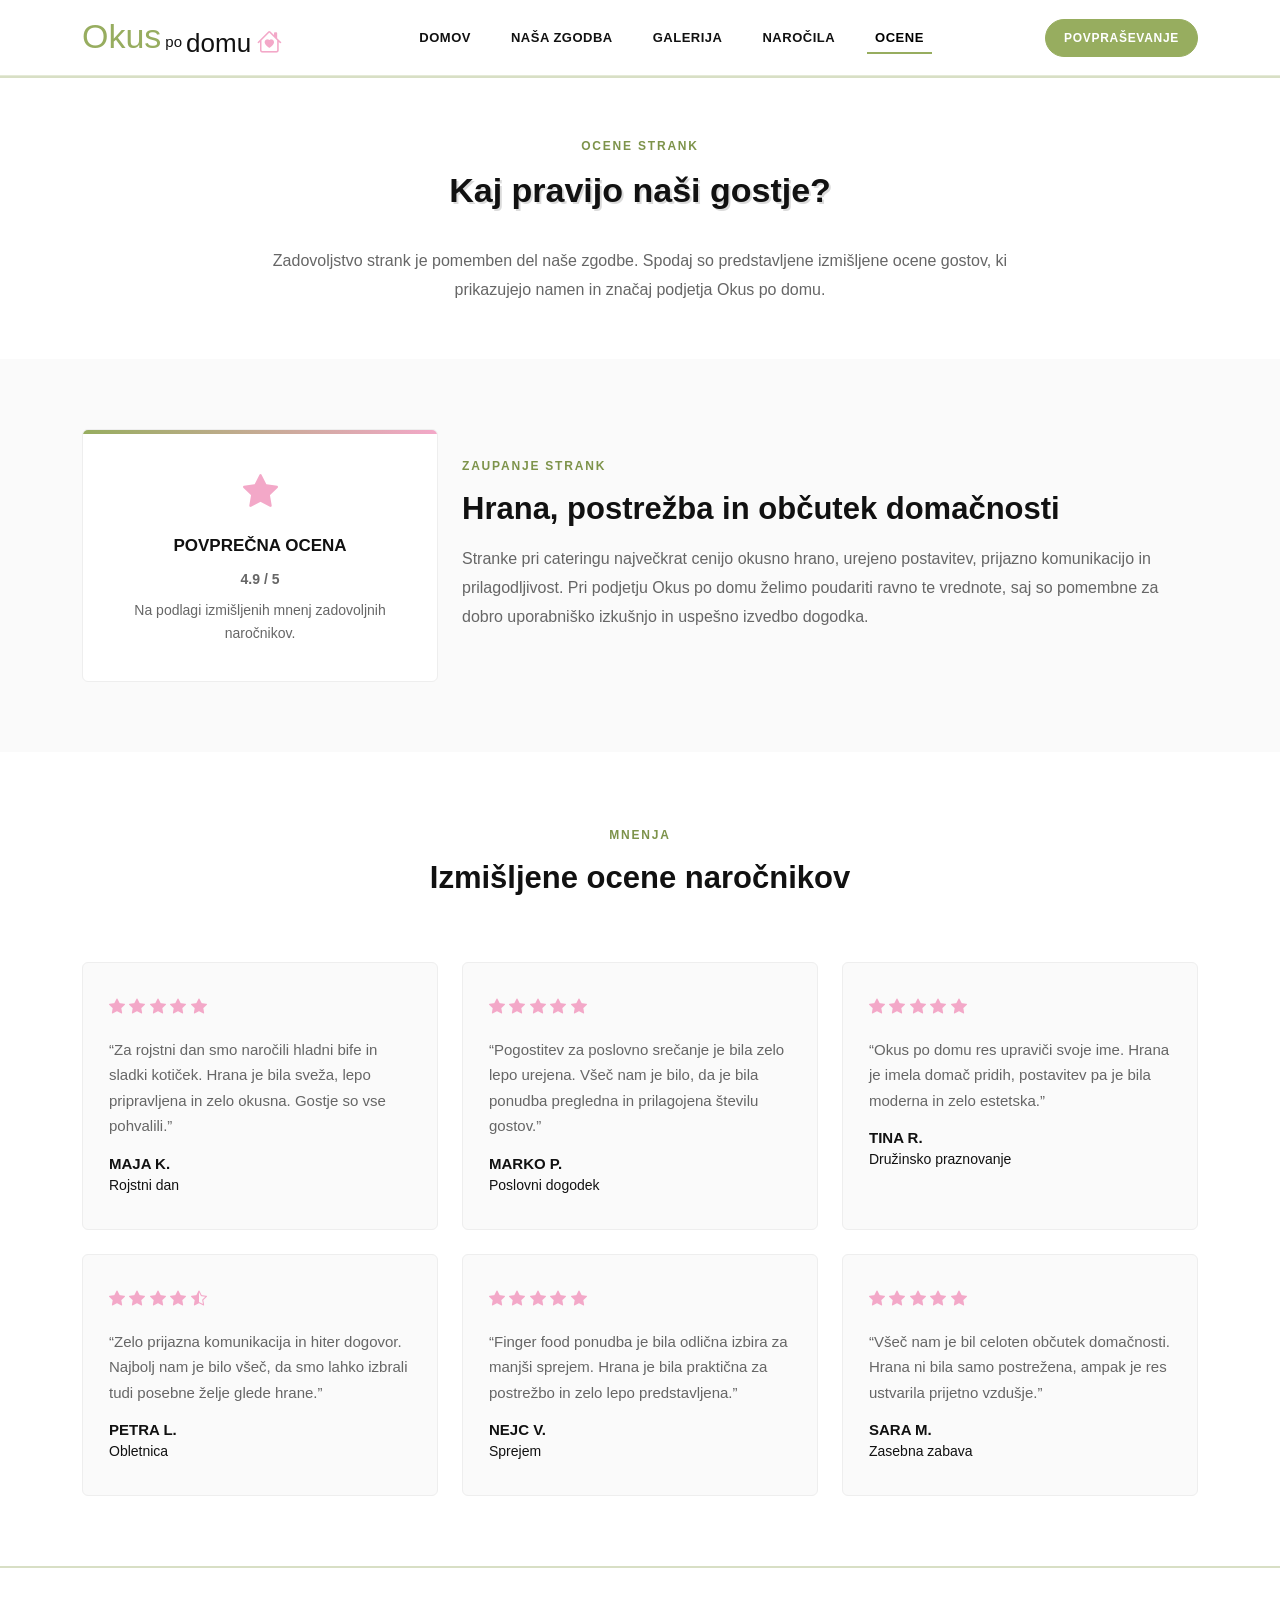
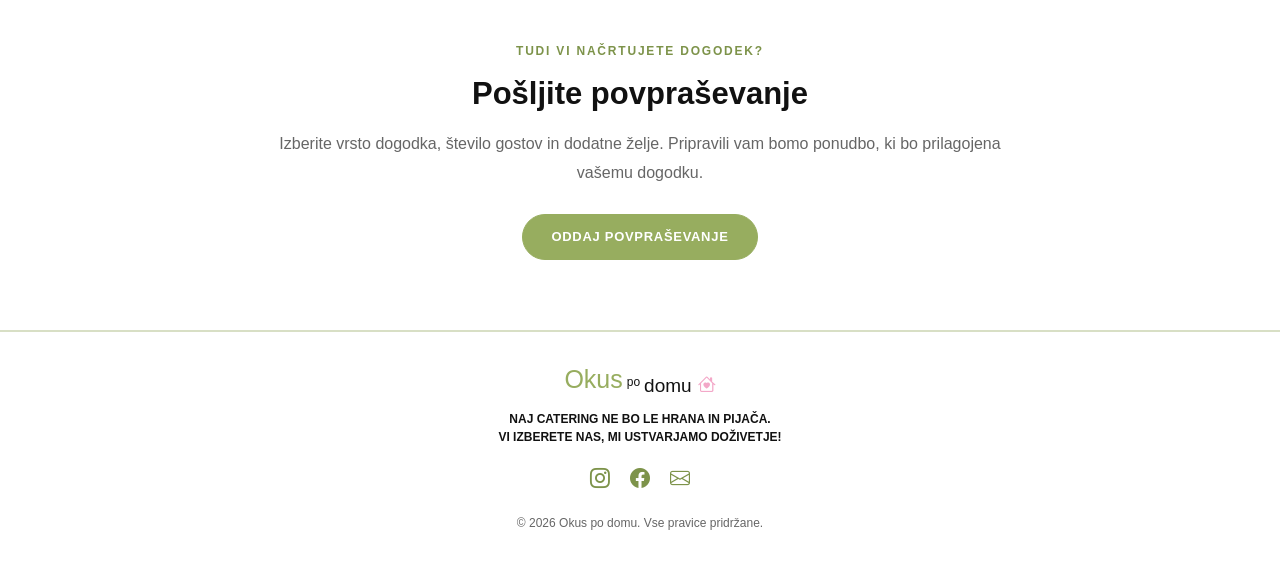
<file: data/www/ocene.html>
<!doctype html>
<html lang="sl">
<head>
  <meta charset="utf-8">
  <meta name="viewport" content="width=device-width, initial-scale=1">
  <title>Ocene | Okus po domu</title>

  <!-- Bootstrap 5 CSS -->
  <link href="https://cdn.jsdelivr.net/npm/bootstrap@5.3.3/dist/css/bootstrap.min.css" rel="stylesheet">

  <!-- Bootstrap ikone -->
  <link href="https://cdn.jsdelivr.net/npm/bootstrap-icons@1.11.3/font/bootstrap-icons.css" rel="stylesheet">

  <!-- Moja CSS datoteka -->
  <link rel="stylesheet" href="css/obliko.css">
</head>

<body>

  <!-- NAVIGACIJA -->
  <header class="site-header sticky-top">
    <nav class="navbar navbar-expand-lg navbar-light">
      <div class="container">

        <a class="navbar-brand logo-wrap" href="index.html">
          <div class="logo-text">
            <span class="logo-green">Okus</span>
            <span class="logo-small">po</span>
            <span class="logo-dark">domu</span>
            <i class="bi bi-house-heart logo-icon"></i>
          </div>
        </a>

        <button class="navbar-toggler" type="button" data-bs-toggle="collapse" data-bs-target="#glavnaNavigacija"
          aria-controls="glavnaNavigacija" aria-expanded="false" aria-label="Odpri navigacijo">
          <span class="navbar-toggler-icon"></span>
        </button>

        <div class="collapse navbar-collapse" id="glavnaNavigacija">
          <ul class="navbar-nav mx-auto mb-2 mb-lg-0 gap-lg-4">
            <li class="nav-item">
              <a class="nav-link" href="index.html">DOMOV</a>
            </li>
            <li class="nav-item">
              <a class="nav-link" href="nasa-zgodba.html">NAŠA ZGODBA</a>
            </li>
            <li class="nav-item">
              <a class="nav-link" href="galerija.html">GALERIJA</a>
            </li>
            <li class="nav-item">
              <a class="nav-link" href="index.html#narocila">NAROČILA</a>
            </li>
            <li class="nav-item">
              <a class="nav-link active" href="ocene.html">OCENE</a>
            </li>
          </ul>

          <a href="narocila.html" class="btn btn-main-small d-none d-lg-inline-block">Povpraševanje</a>
        </div>

      </div>
    </nav>
  </header>


  <main>

    <!-- NASLOV STRANI -->
    <section class="intro-section">
      <div class="container">
        <div class="row justify-content-center text-center">
          <div class="col-lg-8">
            <span class="section-label">OCENE STRANK</span>
            <h1>Kaj pravijo naši gostje?</h1>
            <p>
              Zadovoljstvo strank je pomemben del naše zgodbe. Spodaj so predstavljene
              izmišljene ocene gostov, ki prikazujejo namen in značaj podjetja Okus po domu.
            </p>
          </div>
        </div>
      </div>
    </section>


    <!-- POVPREČNA OCENA -->
    <section class="services-section">
      <div class="container">

        <div class="row align-items-center g-4">

          <div class="col-lg-4">
            <div class="service-card h-100">
              <i class="bi bi-star-fill"></i>
              <h3>Povprečna ocena</h3>
              <p class="display-5 fw-bold mb-2">4.9 / 5</p>
              <p>Na podlagi izmišljenih mnenj zadovoljnih naročnikov.</p>
            </div>
          </div>

          <div class="col-lg-8">
            <span class="section-label">ZAUPANJE STRANK</span>
            <h2 class="section-title text-start">Hrana, postrežba in občutek domačnosti</h2>
            <p class="order-text">
              Stranke pri cateringu največkrat cenijo okusno hrano, urejeno postavitev,
              prijazno komunikacijo in prilagodljivost. Pri podjetju Okus po domu želimo
              poudariti ravno te vrednote, saj so pomembne za dobro uporabniško izkušnjo
              in uspešno izvedbo dogodka.
            </p>
          </div>

        </div>

      </div>
    </section>


    <!-- OCENE KARTICE -->
    <section class="reviews-section">
      <div class="container">

        <div class="row text-center mb-5">
          <div class="col">
            <span class="section-label">MNENJA</span>
            <h2 class="section-title">Izmišljene ocene naročnikov</h2>
          </div>
        </div>

        <div class="row g-4">

          <div class="col-md-6 col-lg-4">
            <div class="review-card h-100">
              <div class="stars">
                <i class="bi bi-star-fill"></i>
                <i class="bi bi-star-fill"></i>
                <i class="bi bi-star-fill"></i>
                <i class="bi bi-star-fill"></i>
                <i class="bi bi-star-fill"></i>
              </div>
              <p>
                “Za rojstni dan smo naročili hladni bife in sladki kotiček. Hrana je bila
                sveža, lepo pripravljena in zelo okusna. Gostje so vse pohvalili.”
              </p>
              <h4>Maja K.</h4>
              <small>Rojstni dan</small>
            </div>
          </div>

          <div class="col-md-6 col-lg-4">
            <div class="review-card h-100">
              <div class="stars">
                <i class="bi bi-star-fill"></i>
                <i class="bi bi-star-fill"></i>
                <i class="bi bi-star-fill"></i>
                <i class="bi bi-star-fill"></i>
                <i class="bi bi-star-fill"></i>
              </div>
              <p>
                “Pogostitev za poslovno srečanje je bila zelo lepo urejena. Všeč nam je bilo,
                da je bila ponudba pregledna in prilagojena številu gostov.”
              </p>
              <h4>Marko P.</h4>
              <small>Poslovni dogodek</small>
            </div>
          </div>

          <div class="col-md-6 col-lg-4">
            <div class="review-card h-100">
              <div class="stars">
                <i class="bi bi-star-fill"></i>
                <i class="bi bi-star-fill"></i>
                <i class="bi bi-star-fill"></i>
                <i class="bi bi-star-fill"></i>
                <i class="bi bi-star-fill"></i>
              </div>
              <p>
                “Okus po domu res upraviči svoje ime. Hrana je imela domač pridih,
                postavitev pa je bila moderna in zelo estetska.”
              </p>
              <h4>Tina R.</h4>
              <small>Družinsko praznovanje</small>
            </div>
          </div>

          <div class="col-md-6 col-lg-4">
            <div class="review-card h-100">
              <div class="stars">
                <i class="bi bi-star-fill"></i>
                <i class="bi bi-star-fill"></i>
                <i class="bi bi-star-fill"></i>
                <i class="bi bi-star-fill"></i>
                <i class="bi bi-star-half"></i>
              </div>
              <p>
                “Zelo prijazna komunikacija in hiter dogovor. Najbolj nam je bilo všeč,
                da smo lahko izbrali tudi posebne želje glede hrane.”
              </p>
              <h4>Petra L.</h4>
              <small>Obletnica</small>
            </div>
          </div>

          <div class="col-md-6 col-lg-4">
            <div class="review-card h-100">
              <div class="stars">
                <i class="bi bi-star-fill"></i>
                <i class="bi bi-star-fill"></i>
                <i class="bi bi-star-fill"></i>
                <i class="bi bi-star-fill"></i>
                <i class="bi bi-star-fill"></i>
              </div>
              <p>
                “Finger food ponudba je bila odlična izbira za manjši sprejem.
                Hrana je bila praktična za postrežbo in zelo lepo predstavljena.”
              </p>
              <h4>Nejc V.</h4>
              <small>Sprejem</small>
            </div>
          </div>

          <div class="col-md-6 col-lg-4">
            <div class="review-card h-100">
              <div class="stars">
                <i class="bi bi-star-fill"></i>
                <i class="bi bi-star-fill"></i>
                <i class="bi bi-star-fill"></i>
                <i class="bi bi-star-fill"></i>
                <i class="bi bi-star-fill"></i>
              </div>
              <p>
                “Všeč nam je bil celoten občutek domačnosti. Hrana ni bila samo postrežena,
                ampak je res ustvarila prijetno vzdušje.”
              </p>
              <h4>Sara M.</h4>
              <small>Zasebna zabava</small>
            </div>
          </div>

        </div>

      </div>
    </section>


    <!-- CTA -->
    <section class="order-section">
      <div class="container">
        <div class="row justify-content-center text-center">
          <div class="col-lg-8">
            <span class="section-label">TUDI VI NAČRTUJETE DOGODEK?</span>
            <h2 class="section-title">Pošljite povpraševanje</h2>
            <p class="order-text">
              Izberite vrsto dogodka, število gostov in dodatne želje. Pripravili vam
              bomo ponudbo, ki bo prilagojena vašemu dogodku.
            </p>
            <a href="index.html#narocila" class="btn btn-main">Oddaj povpraševanje</a>
          </div>
        </div>
      </div>
    </section>

  </main>


  <!-- FOOTER -->
  <footer class="site-footer">
    <div class="container text-center">

      <div class="footer-logo">
        <span class="logo-green">Okus</span>
        <span class="logo-small">po</span>
        <span class="logo-dark">domu</span>
        <i class="bi bi-house-heart logo-icon"></i>
      </div>

      <p>
        NAJ CATERING NE BO LE HRANA IN PIJAČA.<br>
        VI IZBERETE NAS, MI USTVARJAMO DOŽIVETJE!
      </p>

      <div class="social-icons">
        <a href="#"><i class="bi bi-instagram"></i></a>
        <a href="#"><i class="bi bi-facebook"></i></a>
        <a href="#"><i class="bi bi-envelope"></i></a>
      </div>

      <small>© 2026 Okus po domu. Vse pravice pridržane.</small>

    </div>
  </footer>


  <!-- Bootstrap 5 JS -->
  <script src="https://cdn.jsdelivr.net/npm/bootstrap@5.3.3/dist/js/bootstrap.bundle.min.js"></script>

</body>
</html>
</file>
<file: data/www/css/obliko.css>
/* =====================================
   OKUS PO DOMU - SKUPNI CSS
===================================== */

:root {
  --zelena: #97ad5f;
  --zelena-temna: #7d934a;
  --zelena-svetla: #eef3e4;
  --roza: #f3a8c8;
  --roza-svetla: #fff2f8;
  --crna: #111111;
  --siva: #666666;
  --svetla: #fafafa;
  --bela: #ffffff;
  --rob: #d8dfc5;
}

html {
  scroll-behavior: smooth;
}

body {
  margin: 0;
  font-family: Arial, Helvetica, sans-serif;
  color: var(--crna);
  background-color: var(--bela);
}

section {
  scroll-margin-top: 85px;
}

img {
  max-width: 100%;
}

/* =====================================
   NAVIGACIJA
===================================== */

.site-header {
  background-color: rgba(255, 255, 255, 0.97);
  border-bottom: 1px solid rgba(151, 173, 95, 0.25);
  backdrop-filter: blur(10px);
}

.navbar {
  padding: 14px 0;
}

.logo-wrap {
  text-decoration: none;
}

.logo-text,
.footer-logo {
  font-family: "Comic Sans MS", "Trebuchet MS", Arial, sans-serif;
  line-height: 1;
  display: inline-flex;
  align-items: flex-end;
  gap: 4px;
}

.logo-green {
  color: var(--zelena);
  font-size: 34px;
  font-weight: 400;
}

.logo-small {
  color: var(--crna);
  font-size: 15px;
  margin-bottom: 4px;
}

.logo-dark {
  color: var(--crna);
  font-size: 26px;
  margin-bottom: -3px;
}

.logo-icon {
  color: var(--roza);
  font-size: 25px;
  margin-left: 2px;
  margin-bottom: -2px;
}

.nav-link {
  color: var(--crna);
  font-size: 13px;
  font-weight: 600;
  letter-spacing: 0.5px;
  padding: 8px 0;
  position: relative;
}

.nav-link:hover,
.nav-link.active {
  color: var(--crna);
  font-weight: 800;
}

.nav-link::after {
  content: "";
  position: absolute;
  left: 0;
  bottom: 1px;
  width: 0;
  height: 2px;
  background-color: var(--zelena);
  transition: 0.3s ease;
}

.nav-link:hover::after,
.nav-link.active::after {
  width: 100%;
}

/* =====================================
   GUMBI
===================================== */

.btn-main,
.btn-main-small {
  background-color: var(--zelena);
  border: 1px solid var(--zelena);
  color: var(--bela);
  border-radius: 30px;
  font-weight: 800;
  text-transform: uppercase;
  letter-spacing: 0.7px;
  transition: 0.3s ease;
}

.btn-main {
  padding: 12px 28px;
  font-size: 13px;
}

.btn-main-small {
  padding: 9px 18px;
  font-size: 12px;
}

.btn-main:hover,
.btn-main-small:hover {
  background-color: var(--zelena-temna);
  border-color: var(--zelena-temna);
  color: var(--bela);
  transform: translateY(-2px);
}

.btn-outline-main {
  border: 1px solid var(--zelena);
  color: var(--zelena-temna);
  border-radius: 30px;
  padding: 12px 28px;
  font-size: 13px;
  font-weight: 800;
  text-transform: uppercase;
  letter-spacing: 0.7px;
  transition: 0.3s ease;
}

.btn-outline-main:hover {
  background-color: var(--zelena);
  color: var(--bela);
  transform: translateY(-2px);
}

/* =====================================
   HERO
===================================== */

.hero-section {
  min-height: auto;
  display: flex;
  align-items: center;
  padding: 95px 0 105px;
  background:
    radial-gradient(circle at top left, rgba(243, 168, 200, 0.12), transparent 28%),
    radial-gradient(circle at bottom right, rgba(151, 173, 95, 0.14), transparent 28%),
    var(--bela);
}

.image-card {
  overflow: hidden;
  border-radius: 4px;
  box-shadow: 0 18px 38px rgba(0, 0, 0, 0.12);
  position: relative;
}

.image-card::after {
  content: "";
  position: absolute;
  inset: 12px;
  border: 1px solid rgba(255, 255, 255, 0.35);
  pointer-events: none;
}

.image-card img {
  width: 100%;
  height: 310px;
  object-fit: cover;
  display: block;
  transition: 0.45s ease;
}

.image-card:hover img {
  transform: scale(1.05);
}

.hero-img-left {
  margin-top: 20px;
}

.hero-img-right {
  margin-bottom: 20px;
}

.eyebrow,
.section-label {
  color: var(--zelena-temna);
  text-transform: uppercase;
  letter-spacing: 1.8px;
  font-size: 12px;
  font-weight: 800;
  margin-bottom: 15px;
  display: inline-block;
}

h1 {
  font-size: 34px;
  font-weight: 900;
  color: var(--crna);
  text-shadow: 2px 2px 0 rgba(0, 0, 0, 0.14);
  margin-bottom: 36px;
}

.event-list {
  margin-bottom: 24px;
}

.event-list p {
  margin: 0;
  font-size: 22px;
  line-height: 1.08;
  font-weight: 900;
  color: var(--crna);
  text-shadow: 2px 2px 0 rgba(0, 0, 0, 0.14);
}

.hero-text {
  color: var(--siva);
  font-size: 15px;
  line-height: 1.6;
  max-width: 330px;
  margin: 24px auto 0;
}

.hero-buttons {
  display: flex;
  justify-content: center;
  gap: 12px;
  margin-top: 28px;
  flex-wrap: wrap;
}

/* =====================================
   SPLOŠNI NASLOVI
===================================== */

.section-title {
  font-size: 31px;
  font-weight: 900;
  margin-bottom: 18px;
  text-align: center;
}

.intro-section,
.services-section,
.why-section,
.gallery-section,
.reviews-section,
.order-section {
  padding: 70px 0;
}

/* =====================================
   UVOD
===================================== */

.intro-section {
  border-top: 2px solid var(--rob);
  background-color: var(--bela);
  padding-top: 55px;
  padding-bottom: 55px;
}

.intro-section h2 {
  font-size: 25px;
  font-weight: 900;
  text-transform: uppercase;
  margin-bottom: 18px;
}

.intro-section p {
  color: var(--siva);
  font-size: 16px;
  line-height: 1.8;
  margin-bottom: 0;
}

/* =====================================
   STORITVE
===================================== */

.services-section {
  background-color: var(--svetla);
}

.service-card {
  background-color: var(--bela);
  border: 1px solid #eeeeee;
  padding: 35px 25px;
  text-align: center;
  transition: 0.3s ease;
  border-radius: 6px;
  position: relative;
  overflow: hidden;
}

.service-card::before {
  content: "";
  position: absolute;
  left: 0;
  top: 0;
  height: 4px;
  width: 100%;
  background: linear-gradient(90deg, var(--zelena), var(--roza));
}

.service-card:hover {
  transform: translateY(-7px);
  box-shadow: 0 20px 35px rgba(0, 0, 0, 0.08);
  border-color: var(--rob);
}

.service-card i {
  font-size: 35px;
  color: var(--roza);
  margin-bottom: 18px;
  display: inline-block;
}

.service-card h3 {
  font-size: 17px;
  font-weight: 900;
  text-transform: uppercase;
  margin-bottom: 12px;
}

.service-card p {
  color: var(--siva);
  font-size: 14px;
  line-height: 1.65;
  margin-bottom: 0;
}

/* =====================================
   ZAKAJ MI
===================================== */

.why-section {
  background-color: var(--bela);
}

.why-img {
  width: 100%;
  height: 470px;
  object-fit: cover;
  border-radius: 6px;
  box-shadow: 0 18px 38px rgba(0, 0, 0, 0.1);
}

.why-item {
  display: flex;
  gap: 18px;
  margin-top: 24px;
  padding: 20px;
  border-left: 3px solid var(--zelena);
  background-color: var(--svetla);
}

.why-item i {
  color: var(--zelena);
  font-size: 26px;
  margin-top: 2px;
}

.why-item h4 {
  font-size: 17px;
  font-weight: 900;
  text-transform: uppercase;
  margin-bottom: 6px;
}

.why-item p {
  margin-bottom: 0;
  color: var(--siva);
  line-height: 1.6;
}

/* =====================================
   GALERIJA
===================================== */

.gallery-section {
  background-color: var(--zelena-svetla);
}

.gallery-carousel {
  max-width: 1000px;
  margin: 0 auto;
  box-shadow: 0 22px 45px rgba(0, 0, 0, 0.14);
}

.rounded-gallery {
  border-radius: 8px;
  overflow: hidden;
}

.carousel-item img {
  height: 500px;
  object-fit: cover;
}

.carousel-caption {
  background: rgba(0, 0, 0, 0.48);
  border-radius: 6px;
  padding: 18px;
}

.carousel-caption h5 {
  font-weight: 900;
  text-transform: uppercase;
}

/* =====================================
   OCENE
===================================== */

.reviews-section {
  background-color: var(--bela);
}

.review-card {
  background-color: var(--svetla);
  border: 1px solid #eeeeee;
  padding: 32px 26px;
  border-radius: 6px;
  transition: 0.3s ease;
}

.review-card:hover {
  transform: translateY(-5px);
  box-shadow: 0 18px 35px rgba(0, 0, 0, 0.08);
}

.stars {
  color: var(--roza);
  margin-bottom: 18px;
}

.review-card p {
  color: var(--siva);
  line-height: 1.7;
  font-size: 15px;
}

.review-card h4 {
  font-size: 15px;
  font-weight: 900;
  text-transform: uppercase;
  margin-bottom: 0;
}

/* =====================================
   NAROČILA
===================================== */

.order-section {
  background:
    linear-gradient(rgba(255, 255, 255, 0.92), rgba(255, 255, 255, 0.92)),
    url("https://images.unsplash.com/photo-1504674900247-0877df9cc836?auto=format&fit=crop&w=1400&q=80");
  background-size: cover;
  background-position: center;
  border-top: 2px solid var(--rob);
}

.order-text {
  color: var(--siva);
  font-size: 16px;
  line-height: 1.8;
  margin-bottom: 26px;
}

.contact-box {
  background-color: var(--bela);
  border: 1px solid var(--rob);
  padding: 24px;
  border-radius: 6px;
}

.contact-box p {
  margin-bottom: 12px;
  color: var(--crna);
  font-weight: 700;
}

.contact-box p:last-child {
  margin-bottom: 0;
}

.contact-box i {
  color: var(--roza);
  margin-right: 10px;
}

.order-form {
  background-color: var(--bela);
  border: 1px solid var(--rob);
  border-radius: 8px;
  padding: 35px;
  box-shadow: 0 18px 38px rgba(0, 0, 0, 0.08);
}

.form-label {
  font-size: 13px;
  font-weight: 800;
  text-transform: uppercase;
}

.form-control,
.form-select {
  border-radius: 4px;
  border: 1px solid #dddddd;
  padding: 12px;
}

.form-control:focus,
.form-select:focus {
  border-color: var(--zelena);
  box-shadow: 0 0 0 0.2rem rgba(151, 173, 95, 0.2);
}

/* =====================================
   FOOTER
===================================== */

.site-footer {
  border-top: 2px solid var(--rob);
  padding: 35px 0;
  background-color: var(--bela);
}

.footer-logo {
  margin-bottom: 18px;
}

.footer-logo .logo-green {
  font-size: 25px;
}

.footer-logo .logo-small {
  font-size: 12px;
}

.footer-logo .logo-dark {
  font-size: 19px;
}

.footer-logo .logo-icon {
  font-size: 18px;
}

.site-footer p {
  font-size: 12px;
  line-height: 1.5;
  color: var(--crna);
  margin-bottom: 18px;
  font-weight: 600;
}

.social-icons {
  margin-bottom: 16px;
}

.social-icons a {
  color: var(--zelena-temna);
  font-size: 20px;
  margin: 0 8px;
  transition: 0.3s ease;
}

.social-icons a:hover {
  color: var(--roza);
}

.site-footer small {
  color: var(--siva);
  font-size: 12px;
}

/* =====================================
   RESPONSIVE - skozi vse naprave
===================================== */

@media (max-width: 991px) {
  .navbar-collapse {
    margin-top: 18px;
    text-align: center;
  }

  .hero-section {
    min-height: auto;
    padding: 45px 0 55px;
  }

  .hero-img-left,
  .hero-img-right {
    margin: 0;
  }

  h1 {
    font-size: 30px;
    margin-bottom: 30px;
  }

  .event-list p {
    font-size: 20px;
  }

  .image-card img {
    height: 280px;
  }

  .why-img {
    height: 380px;
  }

  .carousel-item img {
    height: 420px;
  }

  .intro-section,
  .services-section,
  .why-section,
  .gallery-section,
  .reviews-section,
  .order-section {
    padding: 55px 0;
  }
}

@media (max-width: 576px) {
  .navbar {
    padding: 12px 0;
  }

  .logo-green {
    font-size: 28px;
  }

  .logo-dark {
    font-size: 22px;
  }

  .logo-small {
    font-size: 13px;
  }

  .logo-icon {
    font-size: 21px;
  }

  .hero-section {
    padding: 35px 0 45px;
  }

  h1 {
    font-size: 25px;
  }

  .section-title {
    font-size: 24px;
  }

  .event-list p {
    font-size: 18px;
  }

  .hero-buttons {
    flex-direction: column;
    align-items: center;
  }

  .btn-main,
  .btn-outline-main {
    width: 100%;
    max-width: 280px;
  }

  .image-card img {
    height: 230px;
  }

  .carousel-item img {
    height: 300px;
  }

  .carousel-caption {
    display: none;
  }

  .order-form {
    padding: 24px;
  }

  .why-item {
    padding: 16px;
  }
}
</file>
